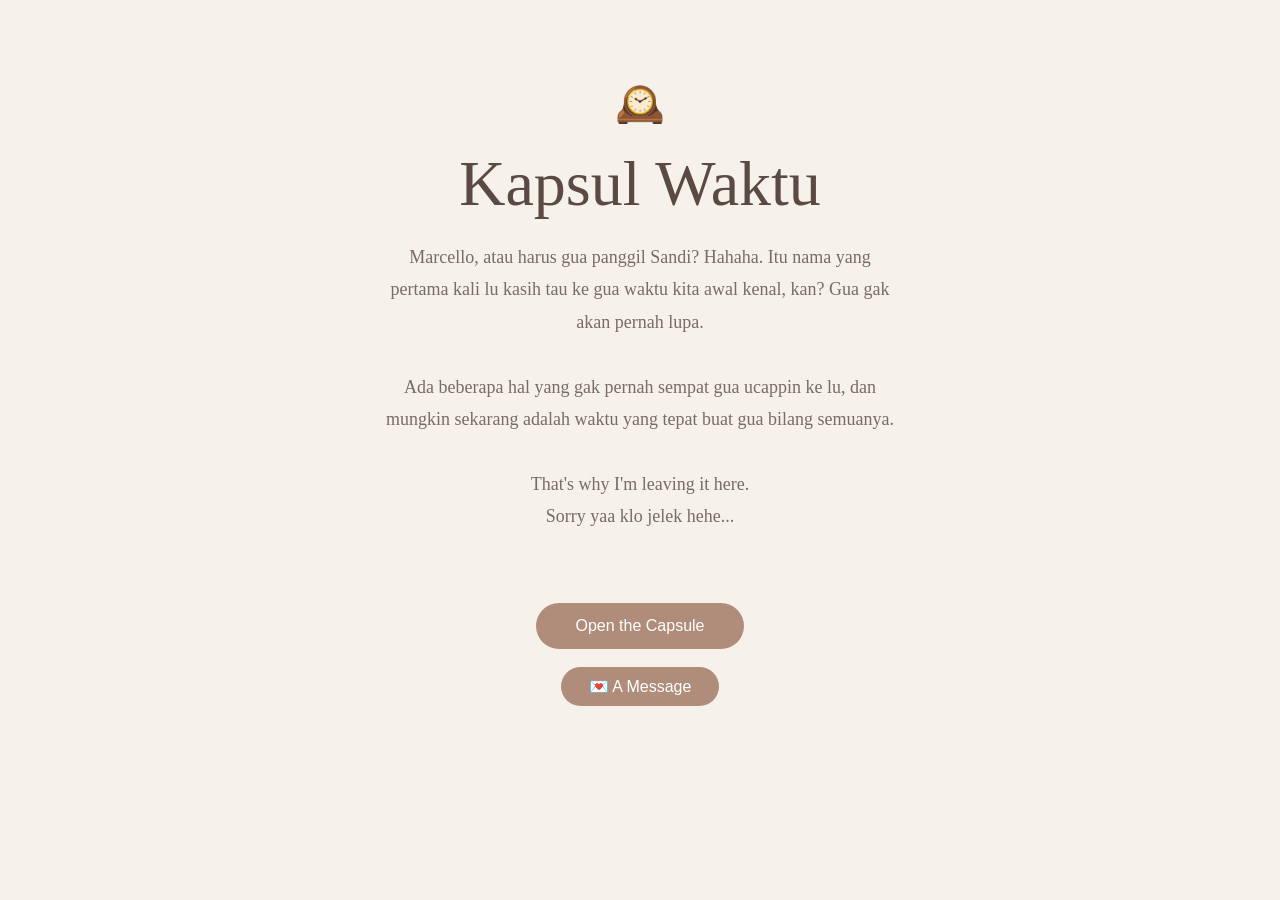
<file: index.html>
<!DOCTYPE html>
<html lang="id">
<head>
    <meta charset="UTF-8">
    <meta name="viewport" content="width=device-width, initial-scale=1.0">
    <title>Kapsul Waktu</title>
    <link rel="stylesheet" href="style.css">
</head>
<body>

    <div class="container">

        <div class="emoji">🕰️</div>

        <h1>Kapsul Waktu</h1>

        <p>
            Marcello, atau harus gua panggil Sandi? Hahaha. 
            Itu nama yang pertama kali lu kasih tau ke gua waktu kita awal kenal, kan? Gua gak akan pernah lupa.
            <br><br>
            Ada beberapa hal yang gak pernah sempat
            gua ucappin ke lu, dan mungkin sekarang adalah waktu yang tepat buat gua bilang semuanya.
            <br><br>
            That's why I'm leaving it here.
            <br>
            Sorry yaa klo jelek hehe...
        </p>

        <div class="button-group">

    <div class="button-group">

    <button class="main-btn"
            onclick="window.location.href='page1.html'">
        Open the Capsule
    </button>

    <button class="message-btn"
            onclick="window.location.href='message.html'">
        💌 A Message
    </button>

</div>

</div>
    <script src="script.js"></script>
</body>
</html>
</file>
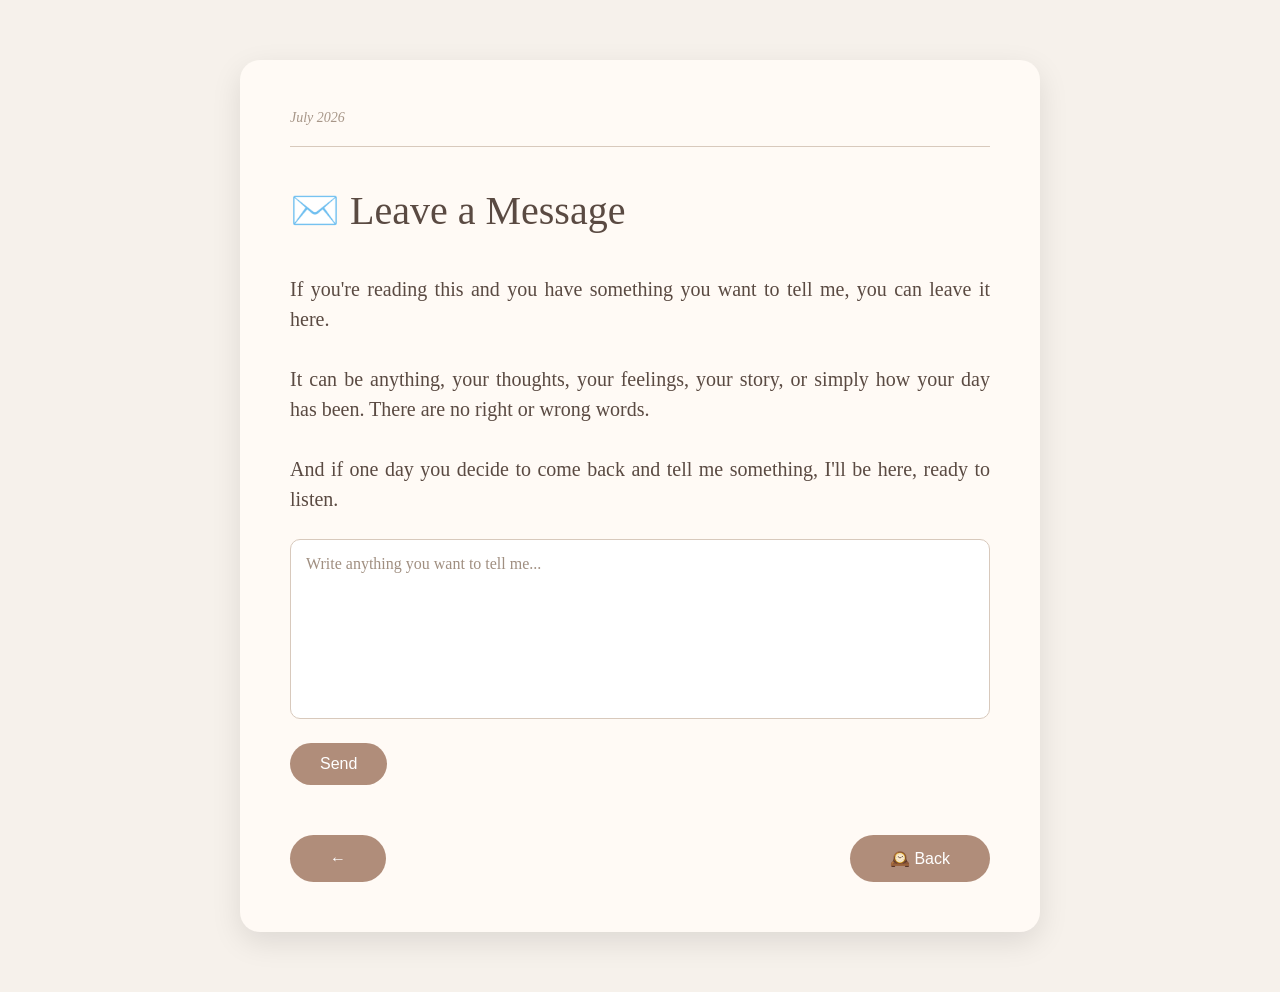
<file: message.html>
<!DOCTYPE html>
<html lang="en">
<head>
    <meta charset="UTF-8">
    <meta name="viewport" content="width=device-width, initial-scale=1.0">
    <title>Kapsul Waktu</title>
    <link rel="stylesheet" href="style.css">
</head>
<body>

<div class="book">

    <div class="date">
        July 2026
    </div>

    <div class="line"></div>

    <h1>✉️ Leave a Message</h1>

    <div class="content">

        If you're reading this and you have something you want to tell me, you can leave it here.
        <br><br>

        It can be anything, your thoughts, your feelings, your story, or simply how your day has been.
        There are no right or wrong words.
        <br><br>

        And if one day you decide to come back and tell me something,
        I'll be here, ready to listen.

    </div>

    <textarea
        id="pesan"
        class="message-box"
        placeholder="Write anything you want to tell me..."></textarea>

    <button
        class="send-btn"
        onclick="kirimPesan()">
        Send
    </button>

    <p id="status-pesan"></p>

    <div class="navigation">

        <button onclick="window.location.href='page5.html'">
            ←
        </button>
        <button onclick="window.location.href='index.html'">
            🕰️ Back 
        </button>

    </div>

</div>

<script src="script.js"></script>

</body>
</html>
</file>
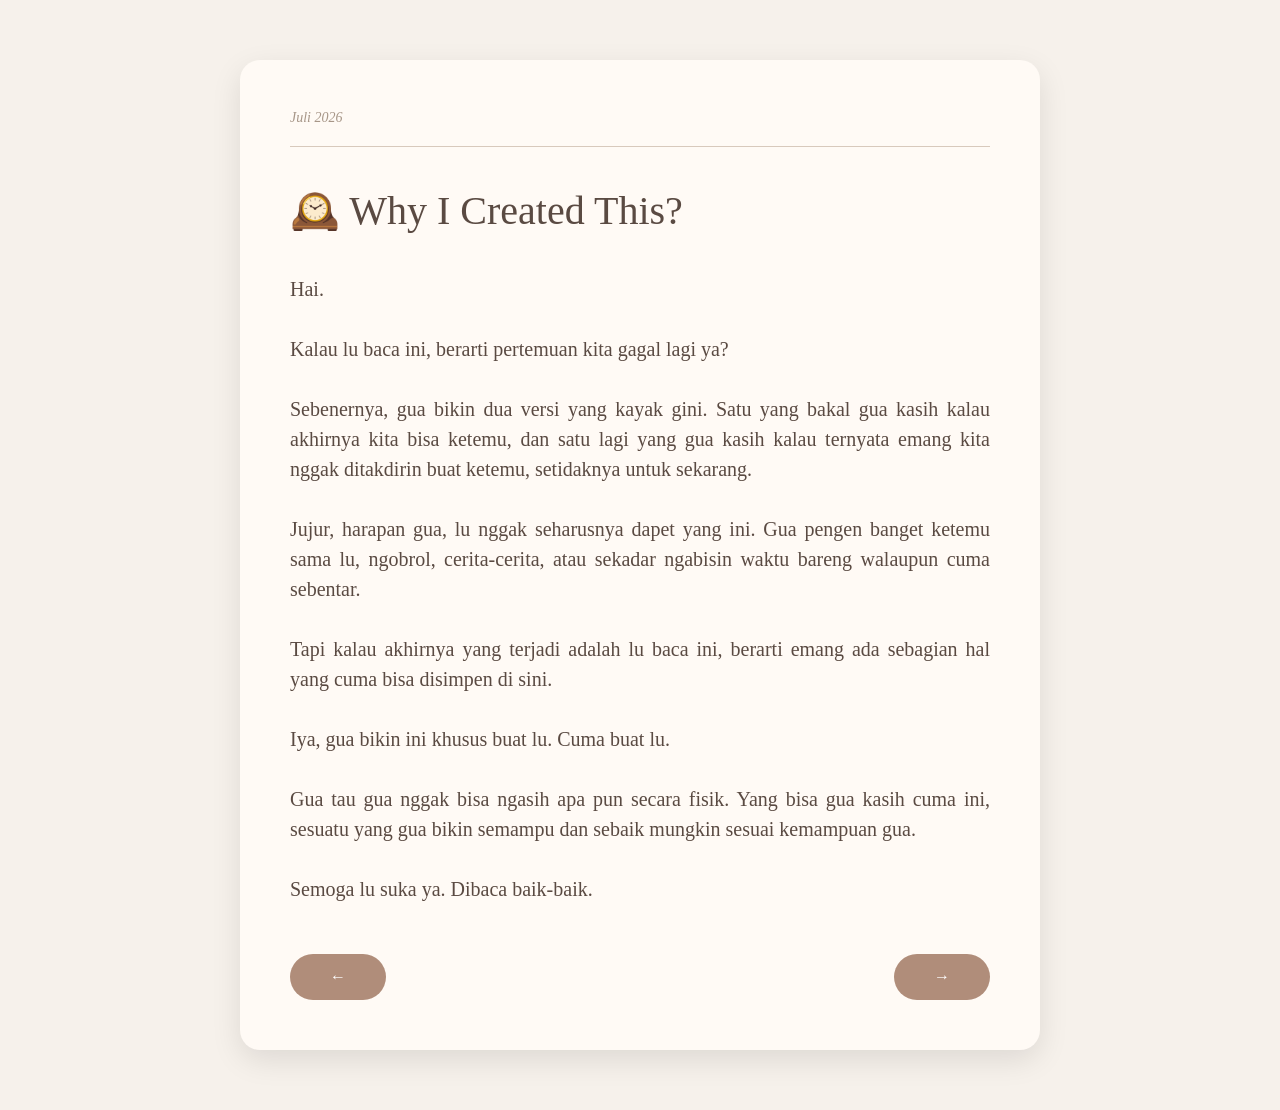
<file: page1.html>
<!DOCTYPE html>
<html lang="id">
<head>
    <meta charset="UTF-8">
    <meta name="viewport" content="width=device-width, initial-scale=1.0">
    <title>Kapsul Waktu</title>
    <link rel="stylesheet" href="style.css">
</head>
<body>

<div class="book">

    <div class="date">
        Juli 2026
    </div>

    <div class="line"></div>

    <h1>🕰️ Why I Created This?</h1>

    <div class="content">

        Hai.
        <br><br>

        Kalau lu baca ini, berarti pertemuan kita gagal lagi ya?
        <br><br>

        Sebenernya, gua bikin dua versi yang kayak gini. Satu yang bakal gua kasih kalau akhirnya kita bisa ketemu, dan satu lagi yang gua kasih kalau ternyata emang kita nggak ditakdirin buat ketemu, setidaknya untuk sekarang.
        <br><br>

        Jujur, harapan gua, lu nggak seharusnya dapet yang ini. Gua pengen banget ketemu sama lu, ngobrol, cerita-cerita, atau sekadar ngabisin waktu bareng walaupun cuma sebentar.
        <br><br>

        Tapi kalau akhirnya yang terjadi adalah lu baca ini, berarti emang ada sebagian hal yang cuma bisa disimpen di sini.
        <br><br>

        Iya, gua bikin ini khusus buat lu. Cuma buat lu.
        <br><br>

        Gua tau gua nggak bisa ngasih apa pun secara fisik. Yang bisa gua kasih cuma ini, sesuatu yang gua bikin semampu dan sebaik mungkin sesuai kemampuan gua.
        <br><br>

        Semoga lu suka ya. Dibaca baik-baik.

    </div>

    <div class="navigation">

    <button onclick="window.location.href='index.html'">
        ←
    </button>

    <button onclick="window.location.href='page2.html'">
        →
    </button>

</div>

</div>

</body>
</html>
</file>
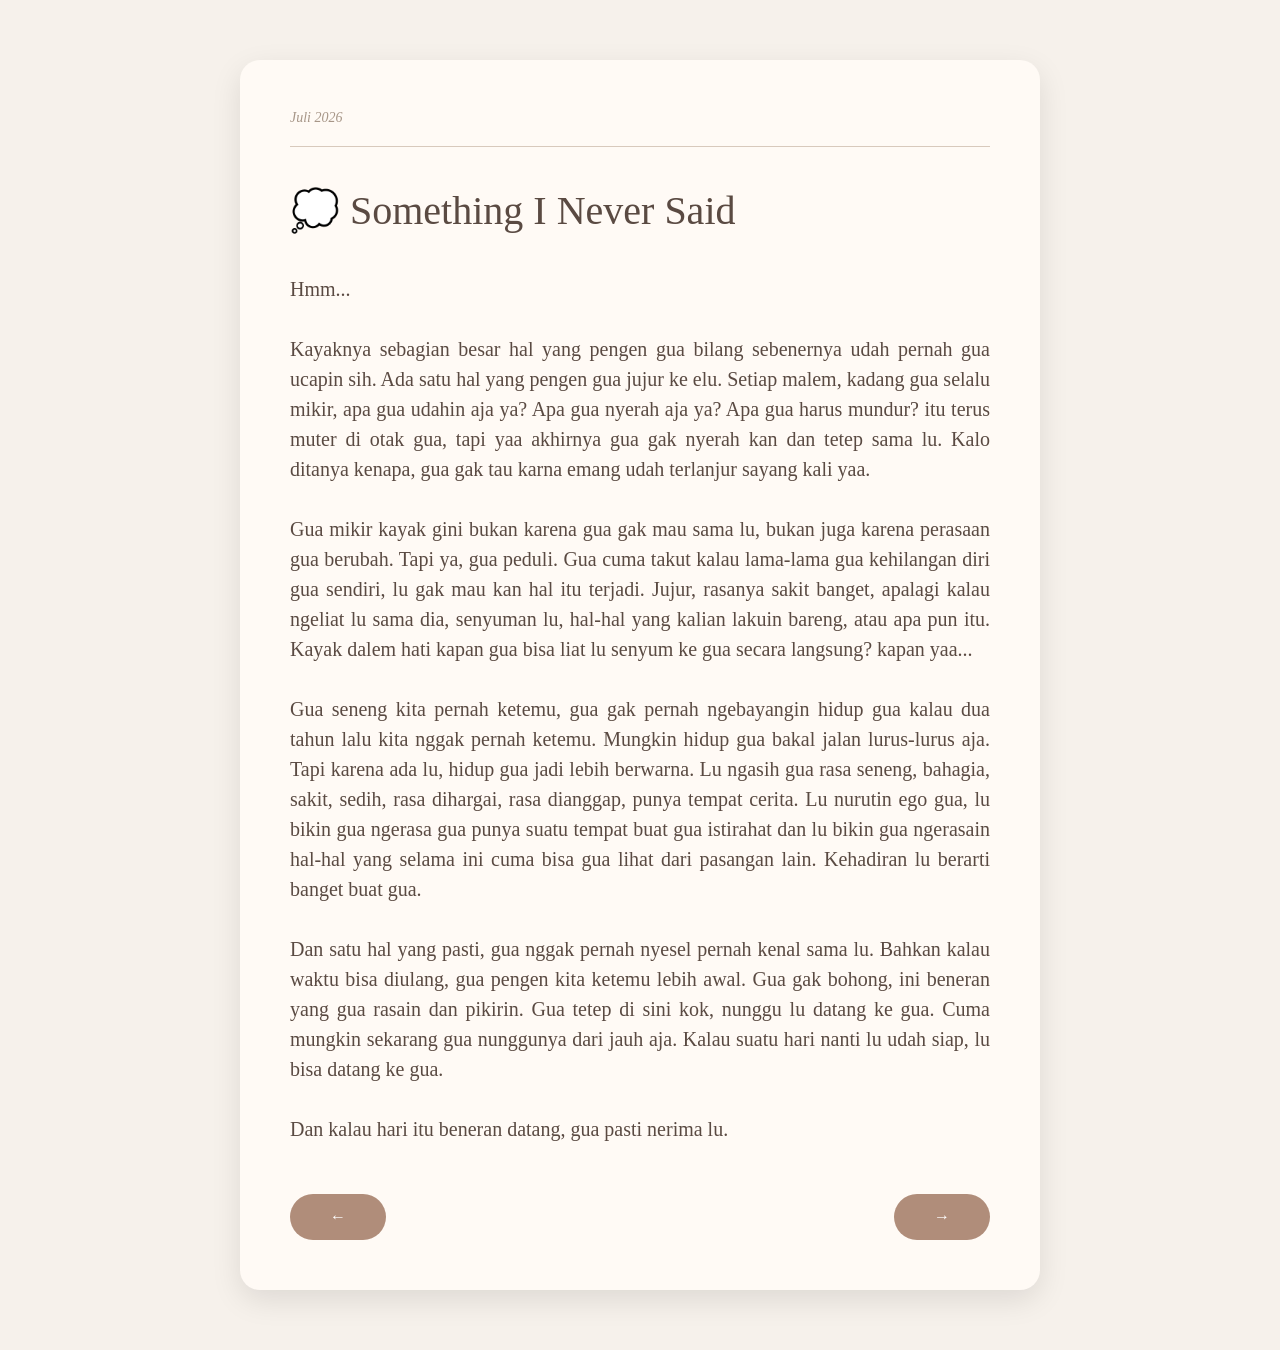
<file: page2.html>
<!DOCTYPE html>
<html lang="id">
<head>
    <meta charset="UTF-8">
    <meta name="viewport" content="width=device-width, initial-scale=1.0">
    <title>Kapsul Waktu</title>
    <link rel="stylesheet" href="style.css">
</head>
<body>

<div class="book">

    <div class="date">
        Juli 2026
    </div>

    <div class="line"></div>

    <h1>💭 Something I Never Said</h1>

    <div class="content">

        Hmm...
        <br><br>

        Kayaknya sebagian besar hal yang pengen gua bilang sebenernya udah pernah gua ucapin sih. Ada satu hal yang pengen gua jujur ke elu. Setiap malem, kadang gua selalu mikir, apa gua udahin aja ya? Apa gua nyerah aja ya? Apa gua harus mundur? itu terus muter di otak gua, tapi yaa akhirnya gua gak nyerah kan dan tetep sama lu. Kalo ditanya kenapa, gua gak tau karna emang udah terlanjur sayang kali yaa.
        <br><br>

        Gua mikir kayak gini bukan karena gua gak mau sama lu, bukan juga karena perasaan gua berubah. Tapi ya, gua peduli. Gua cuma takut kalau lama-lama gua kehilangan diri gua sendiri, lu gak mau kan hal itu terjadi. Jujur, rasanya sakit banget, apalagi kalau ngeliat lu sama dia, senyuman lu, hal-hal yang kalian lakuin bareng, atau apa pun itu. Kayak dalem hati kapan gua bisa liat lu senyum ke gua secara langsung? kapan yaa...
        <br><br>
        
        Gua seneng kita pernah ketemu, gua gak pernah ngebayangin hidup gua kalau dua tahun lalu kita nggak pernah ketemu. Mungkin hidup gua bakal jalan lurus-lurus aja. Tapi karena ada lu, hidup gua jadi lebih berwarna. Lu ngasih gua rasa seneng, bahagia, sakit, sedih, rasa dihargai, rasa dianggap, punya tempat cerita. Lu nurutin ego gua, lu bikin gua ngerasa gua punya suatu tempat buat gua istirahat dan lu bikin gua ngerasain hal-hal yang selama ini cuma bisa gua lihat dari pasangan lain. Kehadiran lu berarti banget buat gua.
        <br><br>

        Dan satu hal yang pasti, gua nggak pernah nyesel pernah kenal sama lu. Bahkan kalau waktu bisa diulang, gua pengen kita ketemu lebih awal. Gua gak bohong, ini beneran yang gua rasain dan pikirin. Gua tetep di sini kok, nunggu lu datang ke gua. Cuma mungkin sekarang gua nunggunya dari jauh aja. Kalau suatu hari nanti lu udah siap, lu bisa datang ke gua.
        <br><br>

        Dan kalau hari itu beneran datang, gua pasti nerima lu.

    </div>

    <div class="navigation">

        <button onclick="window.location.href='index.html'">
            ←
        </button>

        <button onclick="window.location.href='page3.html'">
            →
        </button>

    </div>

</div>

</body>
</html>
</file>
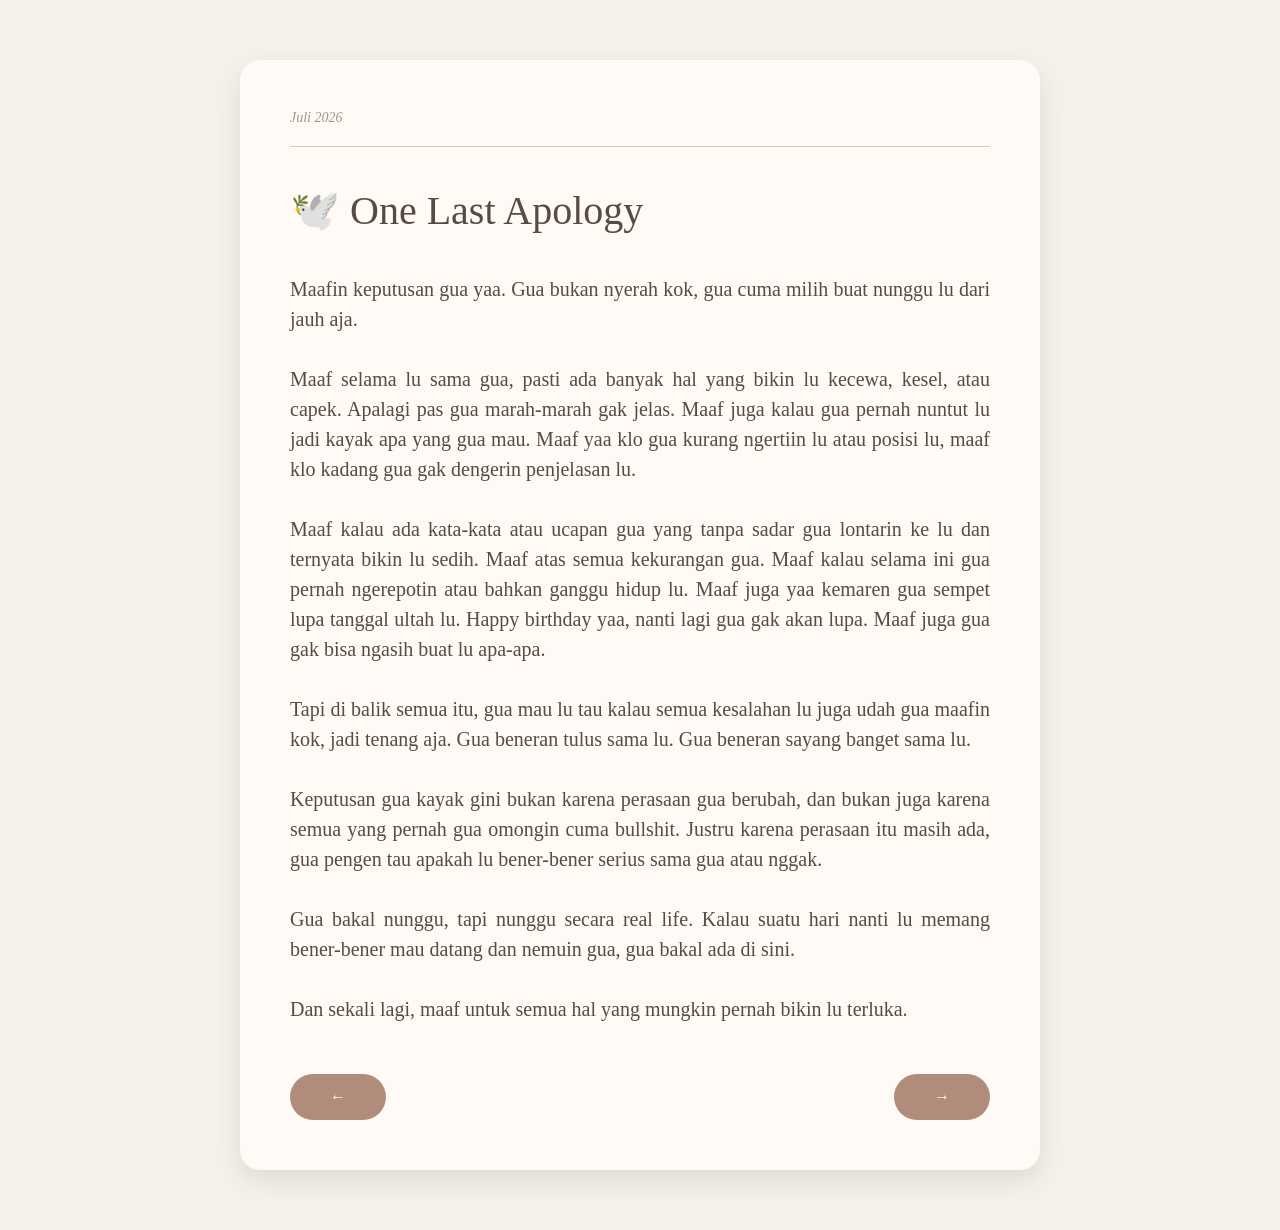
<file: page3.html>
<!DOCTYPE html>
<html lang="id">
<head>
    <meta charset="UTF-8">
    <meta name="viewport" content="width=device-width, initial-scale=1.0">
    <title>Kapsul Waktu</title>
    <link rel="stylesheet" href="style.css">
</head>
<body>

<div class="book">

    <div class="date">
        Juli 2026
    </div>

    <div class="line"></div>

    <h1>🕊️ One Last Apology</h1>

    <div class="content">

        Maafin keputusan gua yaa. Gua bukan nyerah kok, gua cuma milih buat nunggu lu dari jauh aja.
        <br><br>

        Maaf selama lu sama gua, pasti ada banyak hal yang bikin lu kecewa, kesel, atau capek. Apalagi pas gua marah-marah gak jelas. Maaf juga kalau gua pernah nuntut lu jadi kayak apa yang gua mau. Maaf yaa klo gua kurang ngertiin lu atau posisi lu, maaf klo kadang gua gak dengerin penjelasan lu.
        <br><br>

        Maaf kalau ada kata-kata atau ucapan gua yang tanpa sadar gua lontarin ke lu dan ternyata bikin lu sedih. Maaf atas semua kekurangan gua. Maaf kalau selama ini gua pernah ngerepotin atau bahkan ganggu hidup lu. Maaf juga yaa kemaren gua sempet lupa tanggal ultah lu. Happy birthday yaa, nanti lagi gua gak akan lupa. Maaf juga gua gak bisa ngasih buat lu apa-apa.
        <br><br>

        Tapi di balik semua itu, gua mau lu tau kalau semua kesalahan lu juga udah gua maafin kok, jadi tenang aja. Gua beneran tulus sama lu. Gua beneran sayang banget sama lu.
        <br><br>

        Keputusan gua kayak gini bukan karena perasaan gua berubah, dan bukan juga karena semua yang pernah gua omongin cuma bullshit. Justru karena perasaan itu masih ada, gua pengen tau apakah lu bener-bener serius sama gua atau nggak.
        <br><br>

        Gua bakal nunggu, tapi nunggu secara real life. Kalau suatu hari nanti lu memang bener-bener mau datang dan nemuin gua, gua bakal ada di sini.
        <br><br>

        Dan sekali lagi, maaf untuk semua hal yang mungkin pernah bikin lu terluka.

    </div>

    <div class="navigation">

        <button onclick="window.location.href='page2.html'">
            ←
        </button>

        <button onclick="window.location.href='page4.html'">
            →
        </button>

    </div>

</div>

</body>
</html>
</file>
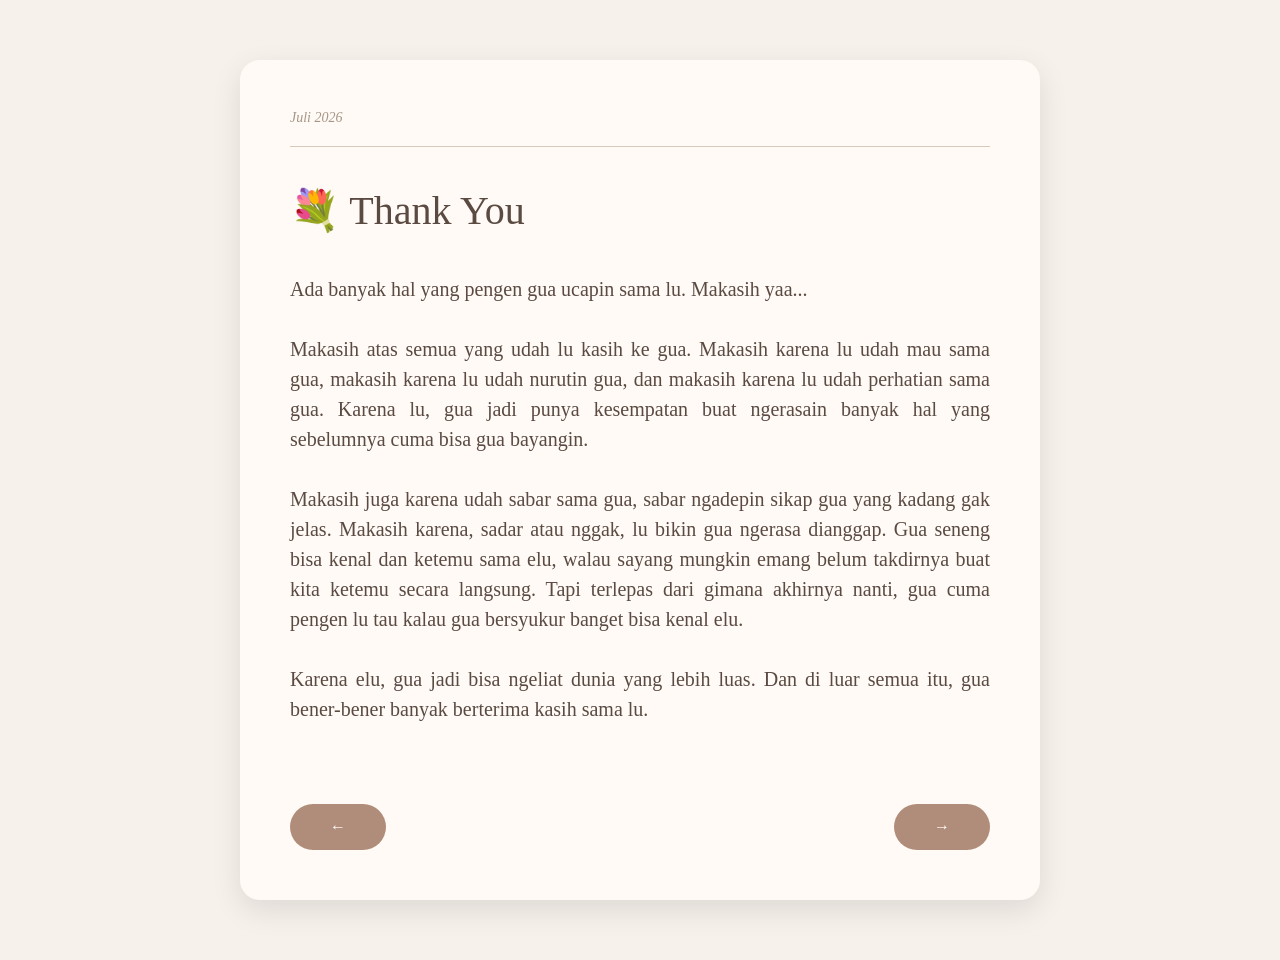
<file: page4.html>
<!DOCTYPE html>
<html lang="id">
<head>
    <meta charset="UTF-8">
    <meta name="viewport" content="width=device-width, initial-scale=1.0">
    <title>Kapsul Waktu</title>
    <link rel="stylesheet" href="style.css">
</head>
<body>

<div class="book">

    <div class="date">
        Juli 2026
    </div>

    <div class="line"></div>

    <h1>💐 Thank You</h1>

    <div class="content">

        Ada banyak hal yang pengen gua ucapin sama lu. Makasih yaa...
        <br><br>

        Makasih atas semua yang udah lu kasih ke gua. Makasih karena lu udah mau sama gua, makasih karena lu udah nurutin gua, dan makasih karena lu udah perhatian sama gua. Karena lu, gua jadi punya kesempatan buat ngerasain banyak hal yang sebelumnya cuma bisa gua bayangin.
        <br><br>

        Makasih juga karena udah sabar sama gua, sabar ngadepin sikap gua yang kadang gak jelas. Makasih karena, sadar atau nggak, lu bikin gua ngerasa dianggap. Gua seneng bisa kenal dan ketemu sama elu, walau sayang mungkin emang belum takdirnya buat kita ketemu secara langsung. Tapi terlepas dari gimana akhirnya nanti, gua cuma pengen lu tau kalau gua bersyukur banget bisa kenal elu.
        <br><br>

        Karena elu, gua jadi bisa ngeliat dunia yang lebih luas. Dan di luar semua itu, gua bener-bener banyak berterima kasih sama lu.
        <br><br>
    </div>

    <div class="navigation">

        <button onclick="window.location.href='page3.html'">
            ←
        </button>

        <button onclick="window.location.href='page5.html'">
            →
        </button>

    </div>

</div>

</body>
</html>
</file>
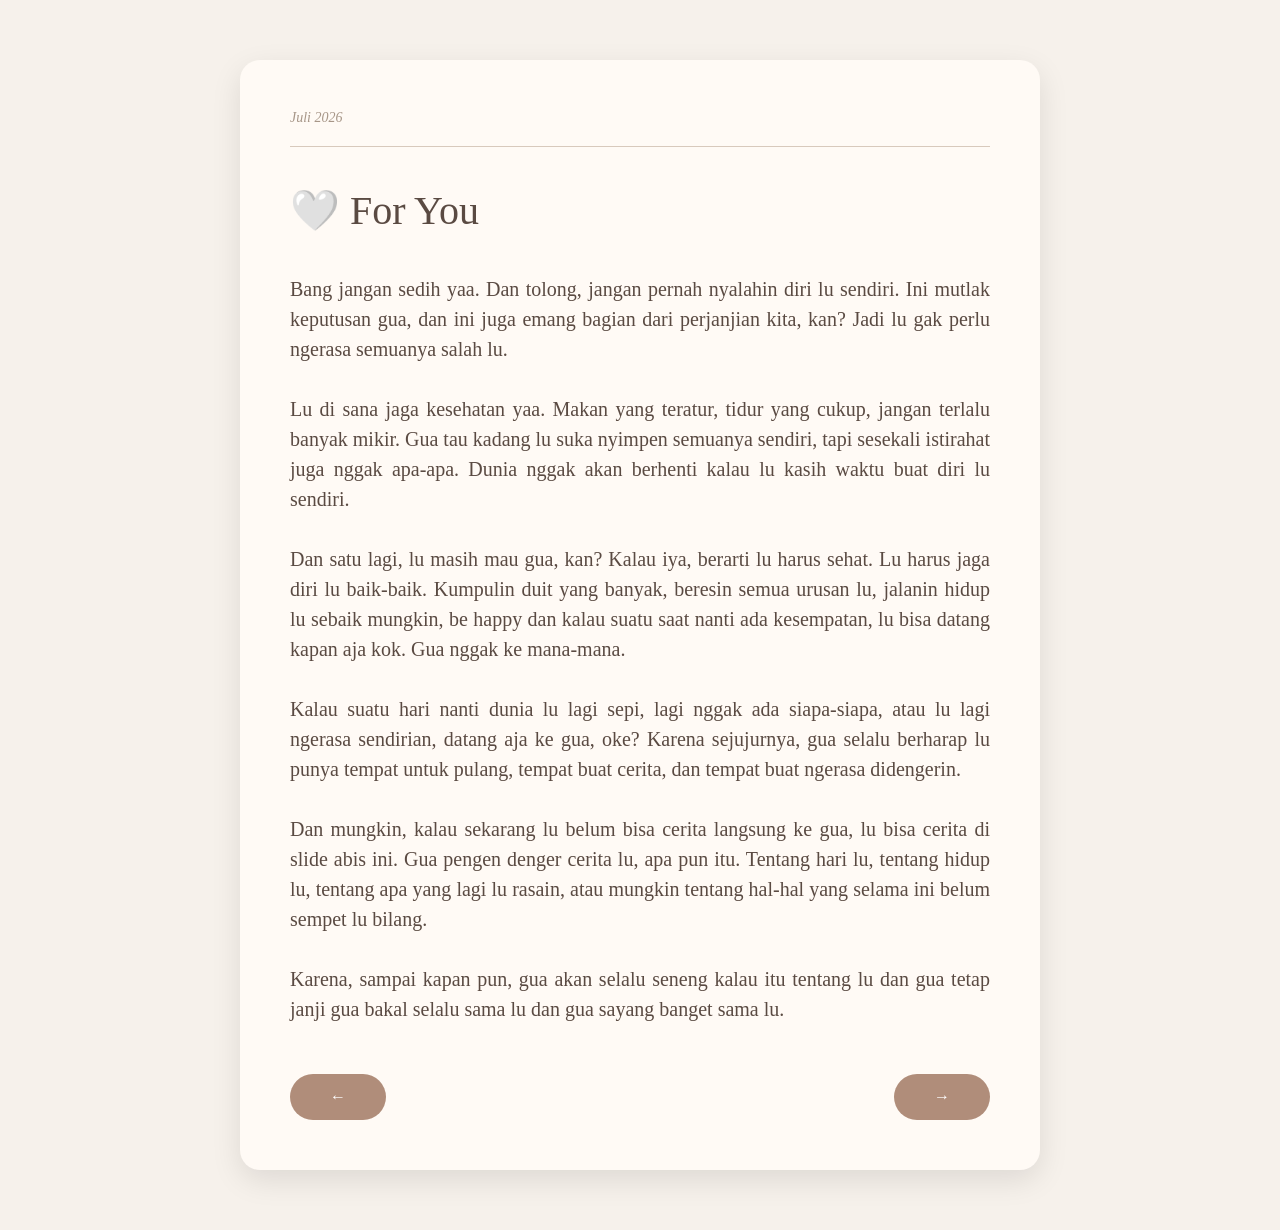
<file: page5.html>
<!DOCTYPE html>
<html lang="id">
<head>
    <meta charset="UTF-8">
    <meta name="viewport" content="width=device-width, initial-scale=1.0">
    <title>Kapsul Waktu</title>
    <link rel="stylesheet" href="style.css">
</head>
<body>

<div class="book">

    <div class="date">
        Juli 2026
    </div>

    <div class="line"></div>

    <h1>🤍 For You</h1>

    <div class="content">

        Bang jangan sedih yaa. Dan tolong, jangan pernah nyalahin diri lu sendiri. Ini mutlak keputusan gua, dan ini juga emang bagian dari perjanjian kita, kan? Jadi lu gak perlu ngerasa semuanya salah lu.
        <br><br>

        Lu di sana jaga kesehatan yaa. Makan yang teratur, tidur yang cukup, jangan terlalu banyak mikir. Gua tau kadang lu suka nyimpen semuanya sendiri, tapi sesekali istirahat juga nggak apa-apa. Dunia nggak akan berhenti kalau lu kasih waktu buat diri lu sendiri.
        <br><br>

        Dan satu lagi, lu masih mau gua, kan? Kalau iya, berarti lu harus sehat. Lu harus jaga diri lu baik-baik. Kumpulin duit yang banyak, beresin semua urusan lu, jalanin hidup lu sebaik mungkin, be happy dan kalau suatu saat nanti ada kesempatan, lu bisa datang kapan aja kok. Gua nggak ke mana-mana.
        <br><br>

        Kalau suatu hari nanti dunia lu lagi sepi, lagi nggak ada siapa-siapa, atau lu lagi ngerasa sendirian, datang aja ke gua, oke? Karena sejujurnya, gua selalu berharap lu punya tempat untuk pulang, tempat buat cerita, dan tempat buat ngerasa didengerin.
        <br><br>

        Dan mungkin, kalau sekarang lu belum bisa cerita langsung ke gua, lu bisa cerita di slide abis ini. Gua pengen denger cerita lu, apa pun itu. Tentang hari lu, tentang hidup lu, tentang apa yang lagi lu rasain, atau mungkin tentang hal-hal yang selama ini belum sempet lu bilang.
        <br><br>

        Karena, sampai kapan pun, gua akan selalu seneng kalau itu tentang lu dan gua tetap janji gua bakal selalu sama lu dan gua sayang banget sama lu.

    </div>

    <div class="navigation">

        <button onclick="window.location.href='page4.html'">
            ←
        </button>

        <button onclick="window.location.href='message.html'">
             →
        </button>

    </div>

</div>

</body>
</html>
</file>
<file: style.css>
*{
    margin:0;
    padding:0;
    box-sizing:border-box;
}

body{
    min-height:100vh;
    background:#F6F1EB;
    display:flex;
    justify-content:center;
    align-items:flex-start;
    font-family:Georgia, serif;
    padding:40px 20px;
    overflow-y:auto;
}

.container{
    text-align:center;
    max-width:600px;
    padding:40px;
}

h1{
    font-size:64px;
    color:#5A4A42;
    margin-bottom:20px;
    font-weight:normal;
}

p{
    font-size:18px;
    color:#7A6B63;
    line-height:1.8;
    margin-bottom:40px;
}

button{
    background:#B08D7A;
    color:white;
    border:none;
    padding:14px 40px;
    border-radius:30px;
    font-size:16px;
    cursor:pointer;
    transition:0.3s;
}

button:hover{
    transform:translateY(-3px);
    box-shadow:0 5px 15px rgba(0,0,0,0.1);
}

@media (max-width: 768px){

    .container{
        padding: 30px;
    }

    h1{
        font-size: 48px;
    }

    p{
        font-size: 16px;
    }

    button{
        padding: 12px 30px;
    }

}
.emoji{
    font-size:40px;
    margin-bottom:20px;
}
.book{
    background:#fffaf5;
    width:80%;
    max-width:800px;
    padding:50px;
    border-radius:20px;
    box-shadow:0 10px 30px rgba(0,0,0,0.1);
    margin:20px 0;
}

.page-number{
    color:#9a8b7d;
    margin-bottom:20px;
}

.book h1{
    color:#5a4a42;
    font-size:40px;
    font-weight:400;
    margin-bottom:40px;
}
.content{
    color:#5a4a42;
    font-size:20px;
    line-height:1.5;
    min-height:220px;
    text-align: justify;
    text-justify: inter-word;
}

.navigation{
    display:flex;
    justify-content:space-between;
    margin-top:50px;
}
.line{
    width:100%;
    height:1px;
    background:#d8c9bc;
    margin:20px 0 40px 0;
}
.date{
    color:#a79688;
    font-size:14px;
    margin-bottom:10px;
    font-style:italic;
}
ul{
    margin-left:30px;
    margin-top:20px;
    line-height:2;
}

li{
    margin-bottom:10px;
}


.message-box{
    width:100%;
    height:180px;
    padding:15px;
    border:1px solid #d8c9bc;
    border-radius:10px;
    font-size:16px;
    resize:none;
    background:#fff;
    margin-top:25px;
    margin-bottom:20px;
}
.message-box{
    font-family:Georgia, serif;
}

.message-box::placeholder{
    color:#a08f81;
}

.send-btn{
    background:#b08d7a;
    color:white;
    border:none;
    padding:12px 30px;
    border-radius:30px;
    cursor:pointer;
    font-size:16px;
}

body{
    animation: turnPage 0.7s ease;
}

@keyframes turnPage{
    0%{
        opacity:0;
        transform:translateX(40px);
    }

    100%{
        opacity:1;
        transform:translateX(0);
    }
}
#status-pesan{
    margin-top:15px;
    color:#8a7a6b;
    font-style:italic;
    opacity:0;
    transition:0.3s;
}
.button-group{
    display:flex;
    flex-direction:column;
    align-items:center;
    gap:18px;
    margin-top:30px;
}

.main-btn{
    background:#B08D7A;
    color:white;
    border:none;
    padding:14px 40px;
    border-radius:30px;
    font-size:16px;
    cursor:pointer;
}

.message-btn{
    background:#B08D7A;   /* lebih muda */
    color:white;
    border:none;
    padding:10px 28px;
    border-radius:30px;
    font-size:16px;
    cursor:pointer;
    transition:0.3s;
}

.message-btn:hover{
    transform:translateY(-2px);
}
</file>
